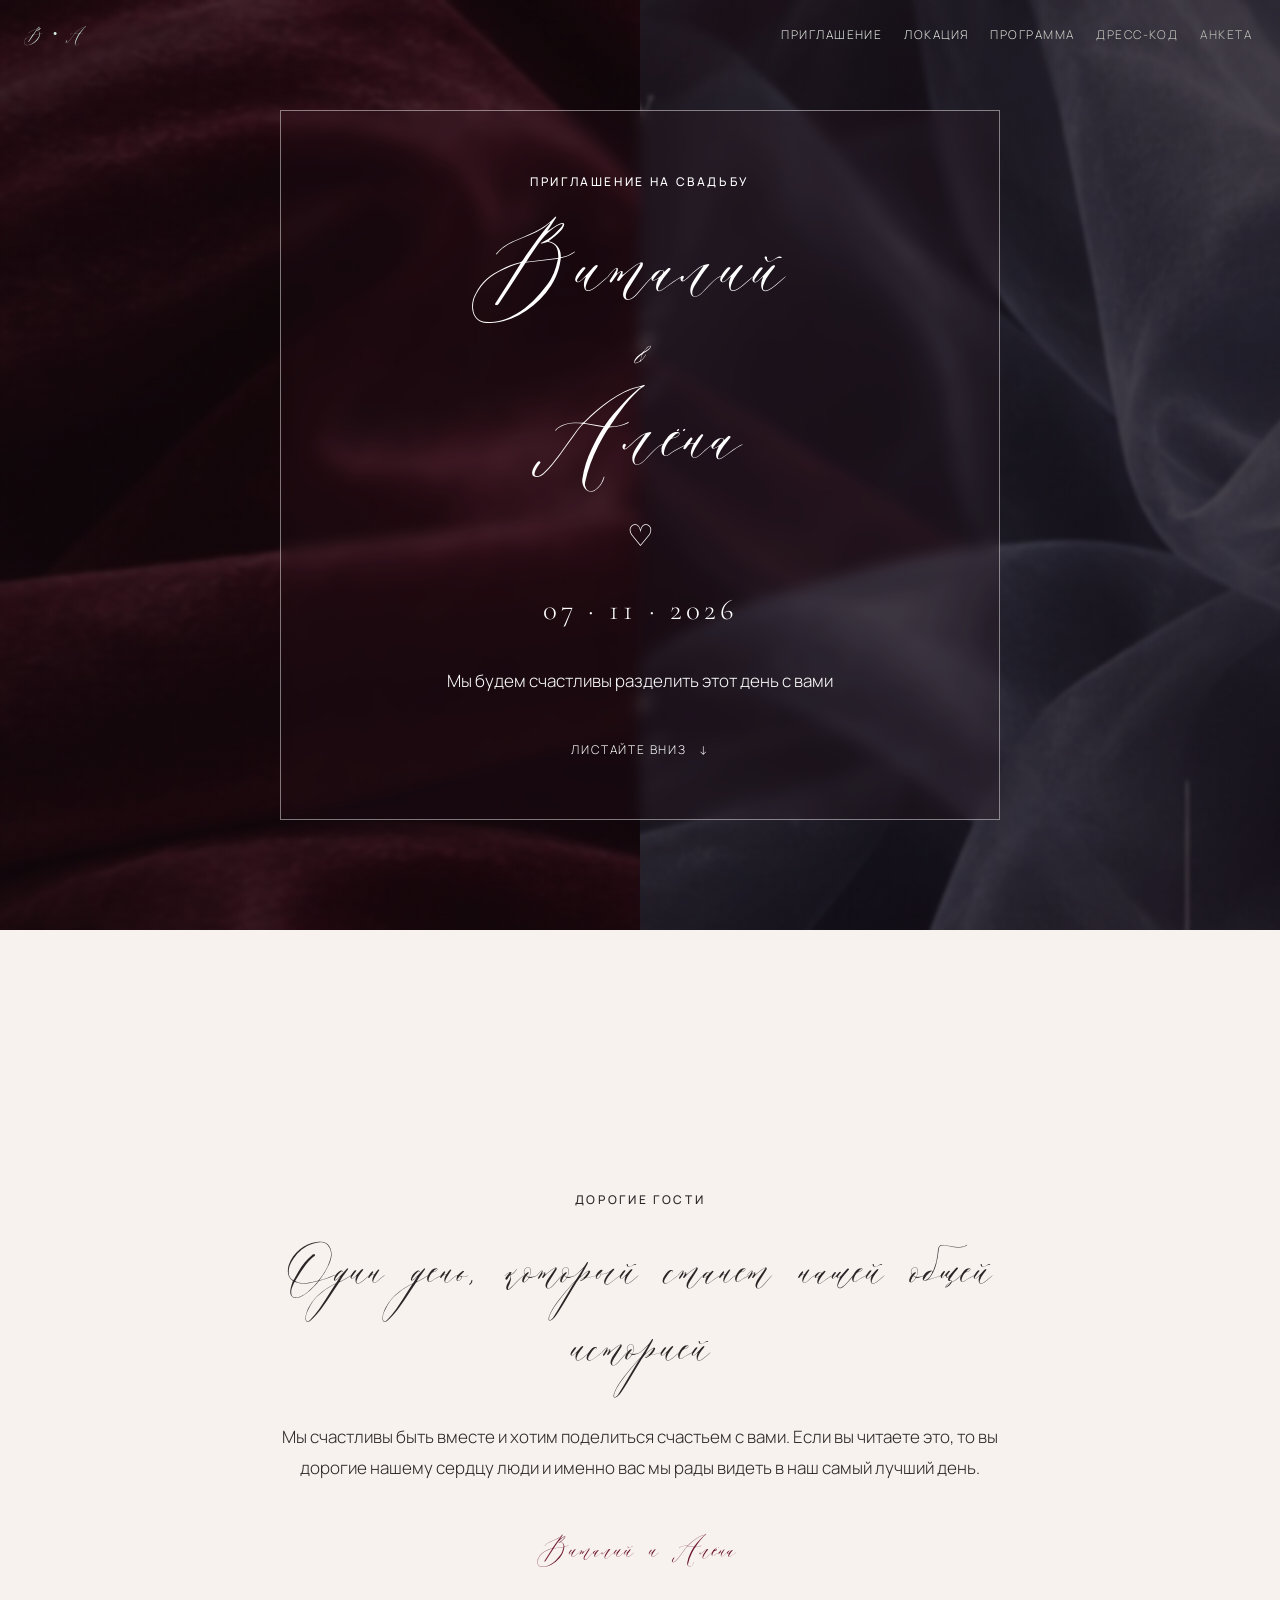
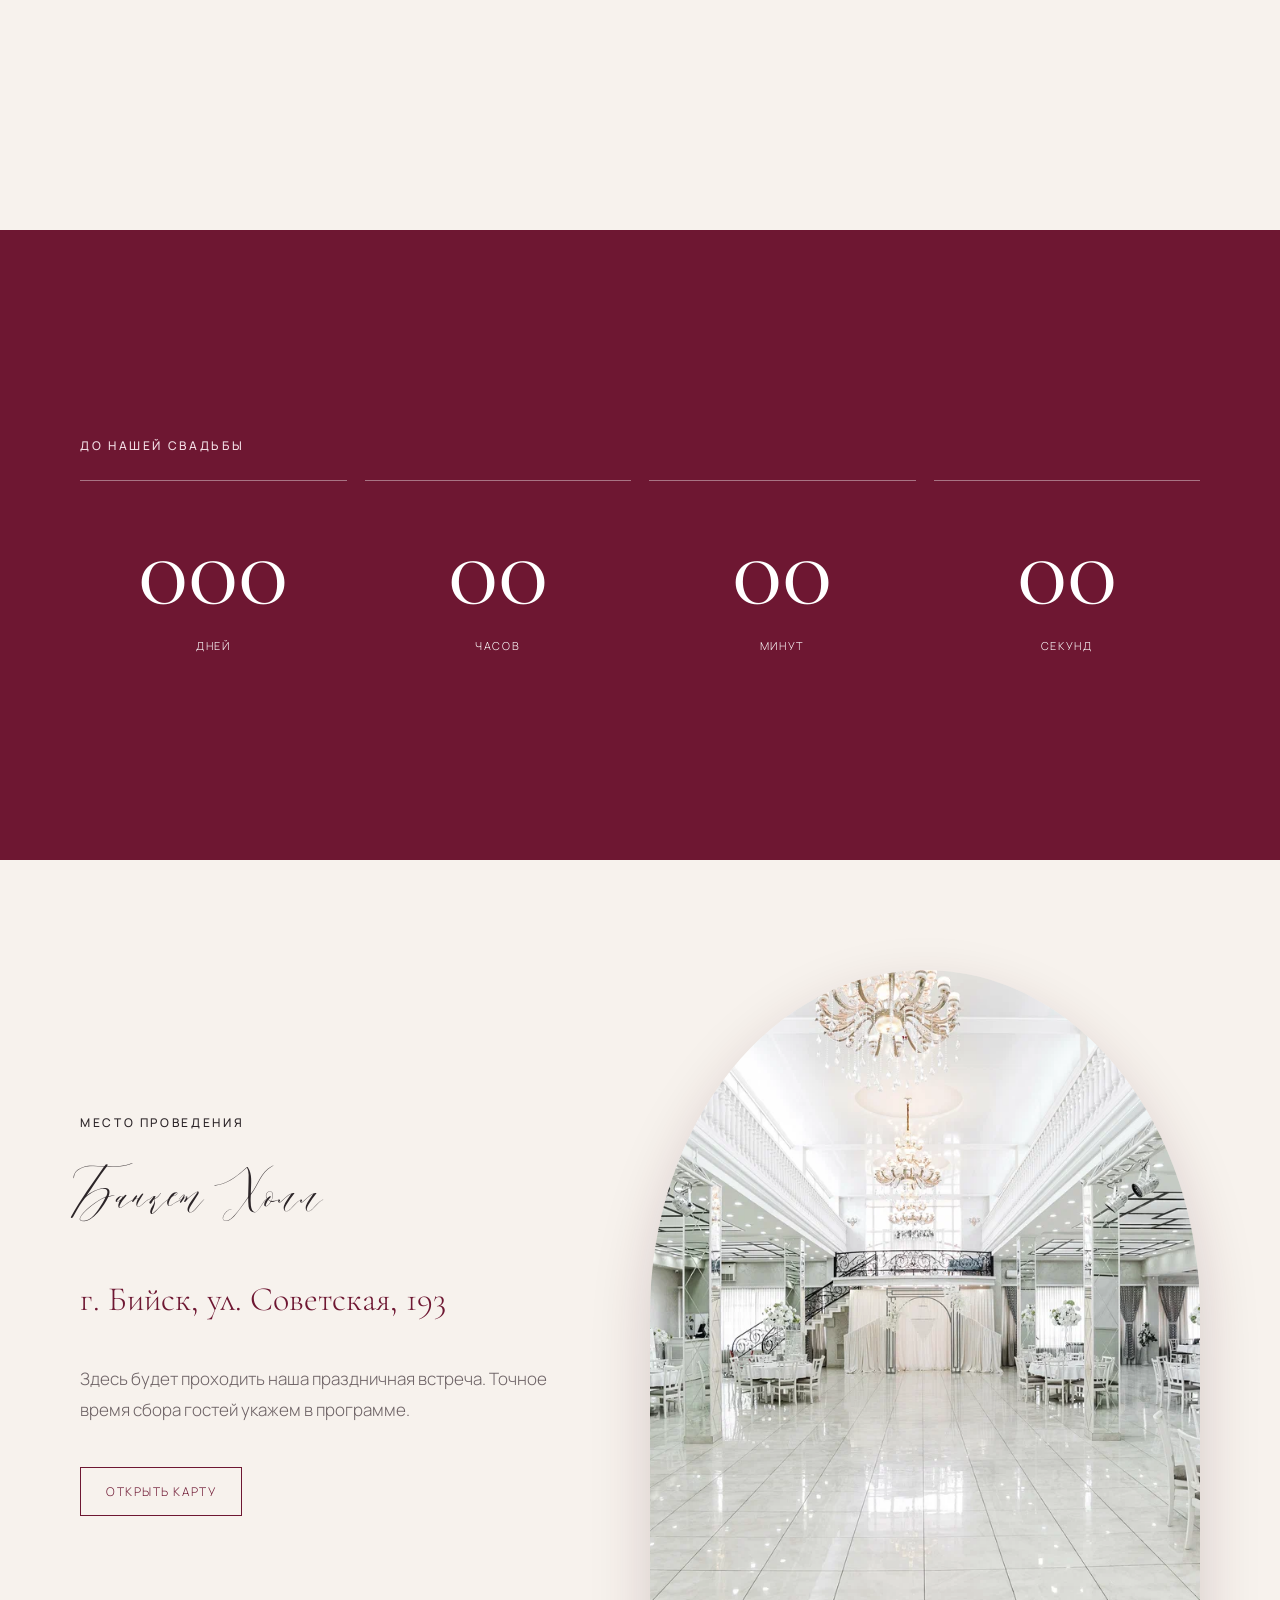
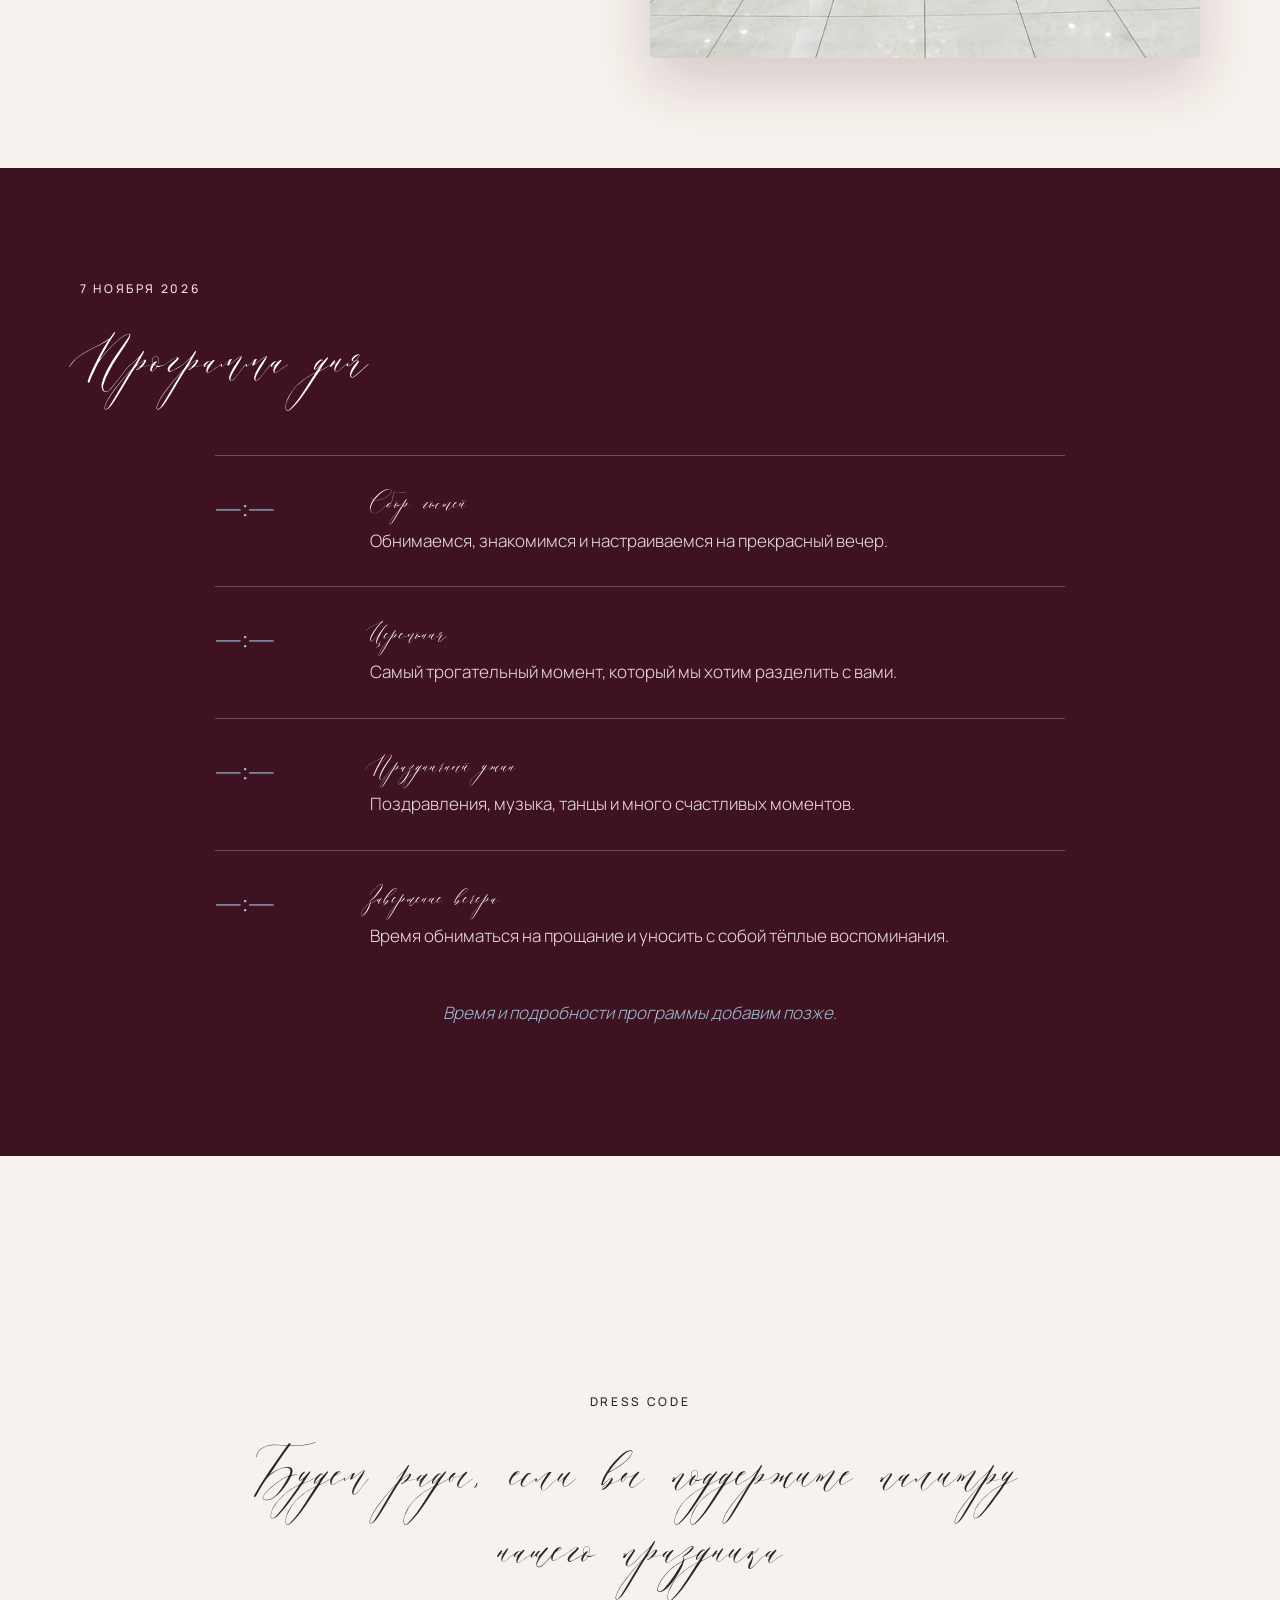
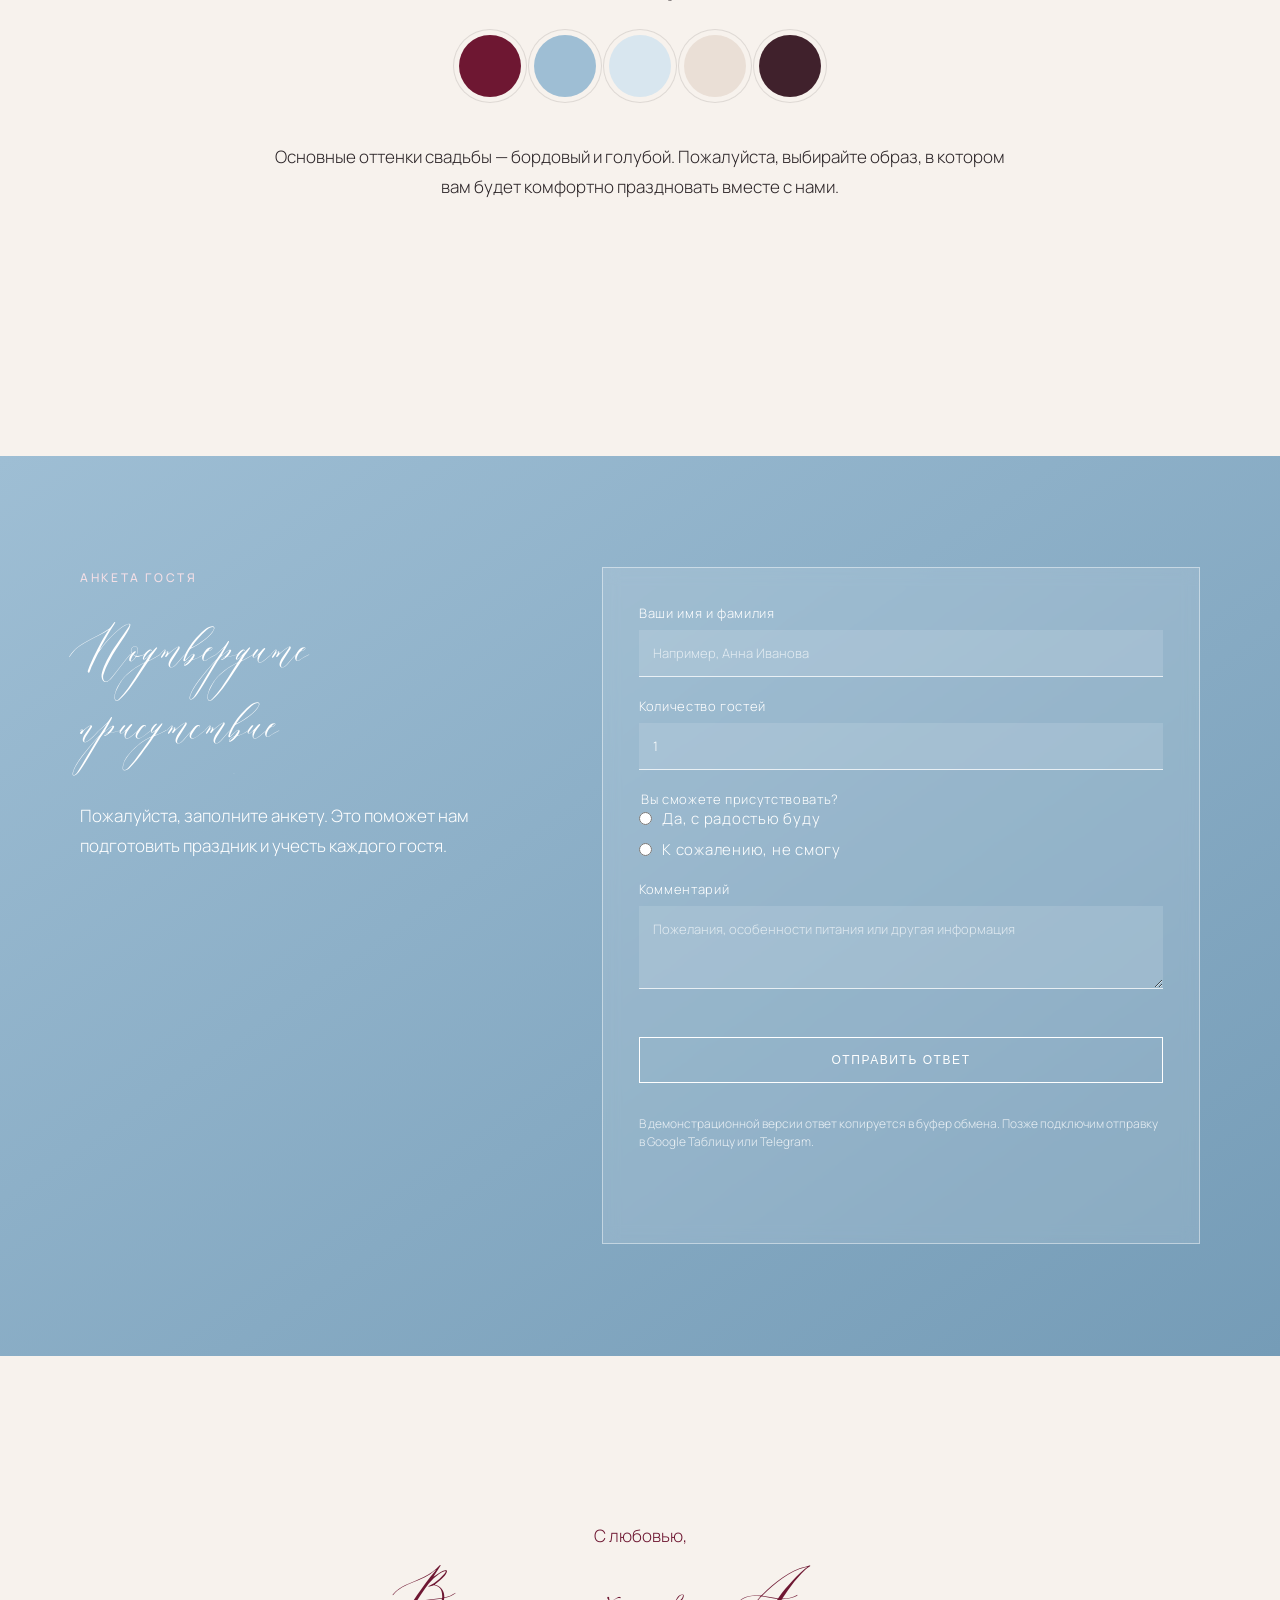
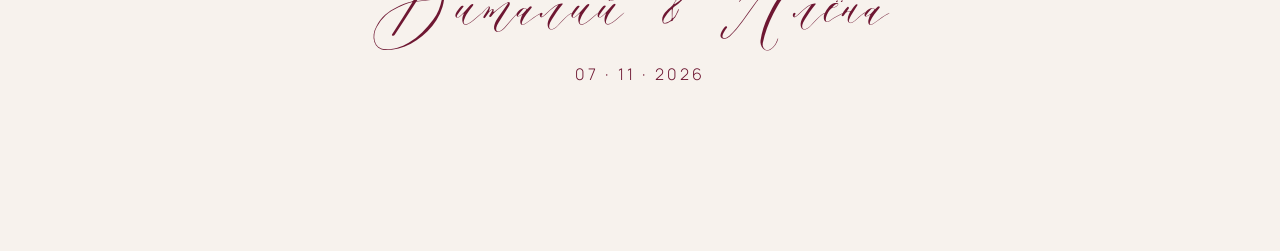
<file: index.html>
<!doctype html>
<html lang="ru">
<head>
  <meta charset="utf-8" />
  <meta name="viewport" content="width=device-width, initial-scale=1" />
  <meta name="theme-color" content="#6e1732" />
  <title>Виталий & Алёна — 7 ноября 2026</title>
  <meta name="description" content="Приглашение на свадьбу Виталия и Алёны — 7 ноября 2026 года" />
  <link rel="preconnect" href="https://fonts.googleapis.com">
  <link rel="preconnect" href="https://fonts.gstatic.com" crossorigin>
  <link href="https://fonts.googleapis.com/css2?family=Cormorant+Garamond:ital,wght@0,400;0,500;0,600;1,400&family=Manrope:wght@300;400;500&display=swap" rel="stylesheet">
  <link rel="stylesheet" href="styles.css">
</head>
<body>
  <header class="topbar" aria-label="Навигация">
    <a class="monogram" href="#hero" aria-label="В начало">В · А</a>
    <button class="menu-button" type="button" aria-expanded="false" aria-controls="menu">Меню</button>
    <nav id="menu" class="menu">
      <a href="#welcome">Приглашение</a>
      <a href="#location">Локация</a>
      <a href="#schedule">Программа</a>
      <a href="#dresscode">Дресс-код</a>
      <a href="#rsvp">Анкета</a>
    </nav>
  </header>

  <main>
    <section id="hero" class="hero section">
      <div class="silk silk-blue"></div>
      <div class="silk silk-wine"></div>
      <div class="hero-card reveal">
        <p class="eyebrow">Приглашение на свадьбу</p>
        <h1><span>Виталий</span><i>&</i><span>Алёна</span></h1>
        <div class="heart" aria-hidden="true">♡</div>
        <p class="date">07 · 11 · 2026</p>
        <p class="hero-copy">Мы будем счастливы разделить этот день с вами</p>
        <a class="scroll-hint" href="#welcome">Листайте вниз <span>↓</span></a>
      </div>
    </section>

    <section id="welcome" class="section paper-section">
      <div class="content narrow reveal">
        <p class="eyebrow">Дорогие гости</p>
        <h2>Один день, который станет нашей общей историей</h2>
        <p>Мы счастливы быть вместе и хотим поделиться счастьем с вами. Если вы читаете это, то вы дорогие нашему сердцу люди и именно вас мы рады видеть в наш самый лучший день.</p>
        <div class="signature">Виталий и Алёна</div>
      </div>
    </section>

    <section class="section countdown-section">
      <div class="content reveal">
        <p class="eyebrow light">До нашей свадьбы</p>
        <div class="countdown" aria-live="polite">
          <div><strong id="days">000</strong><span>дней</span></div>
          <div><strong id="hours">00</strong><span>часов</span></div>
          <div><strong id="minutes">00</strong><span>минут</span></div>
          <div><strong id="seconds">00</strong><span>секунд</span></div>
        </div>
      </div>
    </section>

    <section id="location" class="section location-section">
      <div class="content split reveal">
        <div>
          <p class="eyebrow">Место проведения</p>
          <h2>Банкет Холл</h2>
          <p class="address">г. Бийск, ул. Советская, 193</p>
          <p class="muted">Здесь будет проходить наша праздничная встреча. Точное время сбора гостей укажем в программе.</p>
          <a class="button" href="https://yandex.ru/maps/?text=%D0%B3.%20%D0%91%D0%B8%D0%B9%D1%81%D0%BA%2C%20%D1%83%D0%BB.%20%D0%A1%D0%BE%D0%B2%D0%B5%D1%82%D1%81%D0%BA%D0%B0%D1%8F%2C%20193" target="_blank" rel="noopener">Открыть карту</a>
        </div>
        <figure class="venue-photo">
          <img src="venue.webp" alt="Банкет Холл, г. Бийск" />
        </figure>
      </div>
    </section>

    <section id="schedule" class="section schedule-section">
      <div class="content reveal">
        <p class="eyebrow light">7 ноября 2026</p>
        <h2>Программа дня</h2>
        <div class="timeline">
          <article><time>—:—</time><div><h3>Сбор гостей</h3><p>Обнимаемся, знакомимся и настраиваемся на прекрасный вечер.</p></div></article>
          <article><time>—:—</time><div><h3>Церемония</h3><p>Самый трогательный момент, который мы хотим разделить с вами.</p></div></article>
          <article><time>—:—</time><div><h3>Праздничный ужин</h3><p>Поздравления, музыка, танцы и много счастливых моментов.</p></div></article>
          <article><time>—:—</time><div><h3>Завершение вечера</h3><p>Время обниматься на прощание и уносить с собой тёплые воспоминания.</p></div></article>
        </div>
        <p class="note">Время и подробности программы добавим позже.</p>
      </div>
    </section>

    <section id="dresscode" class="section paper-section dresscode-section">
      <div class="content narrow reveal">
        <p class="eyebrow">Dress code</p>
        <h2>Будем рады, если вы поддержите палитру нашего праздника</h2>
        <div class="palette" aria-label="Цветовая палитра">
          <span style="--swatch:#6e1732" title="Бордовый"></span>
          <span style="--swatch:#9ebed4" title="Голубой"></span>
          <span style="--swatch:#d8e6ef" title="Светло-голубой"></span>
          <span style="--swatch:#eadfd6" title="Молочный"></span>
          <span style="--swatch:#40212c" title="Тёмно-бордовый"></span>
        </div>
        <p>Основные оттенки свадьбы — бордовый и голубой. Пожалуйста, выбирайте образ, в котором вам будет комфортно праздновать вместе с нами.</p>
      </div>
    </section>

    <section id="rsvp" class="section rsvp-section">
      <div class="content form-wrap reveal">
        <div>
          <p class="eyebrow light">Анкета гостя</p>
          <h2>Подтвердите присутствие</h2>
          <p>Пожалуйста, заполните анкету. Это поможет нам подготовить праздник и учесть каждого гостя.</p>
        </div>
        <form id="rsvp-form">
          <label>Ваши имя и фамилия<input name="name" required placeholder="Например, Анна Иванова" /></label>
          <label>Количество гостей<input name="guests" type="number" min="1" max="10" value="1" required /></label>
          <fieldset>
            <legend>Вы сможете присутствовать?</legend>
            <label class="radio"><input type="radio" name="attendance" value="Да, буду" required /> Да, с радостью буду</label>
            <label class="radio"><input type="radio" name="attendance" value="К сожалению, не смогу" required /> К сожалению, не смогу</label>
          </fieldset>
          <label>Комментарий<textarea name="comment" rows="3" placeholder="Пожелания, особенности питания или другая информация"></textarea></label>
          <button class="button pale" type="submit">Отправить ответ</button>
          <p class="form-note">В демонстрационной версии ответ копируется в буфер обмена. Позже подключим отправку в Google Таблицу или Telegram.</p>
          <div id="form-status" class="form-status" role="status"></div>
        </form>
      </div>
    </section>

    <footer>
      <p>С любовью,</p>
      <strong>Виталий & Алёна</strong>
      <span>07 · 11 · 2026</span>
    </footer>
  </main>
  <script src="script.js"></script>
</body>
</html>
</file>
<file: styles.css>
@font-face {
  font-family: "Caravan";
  src: url("Caravan.woff") format("woff");
  font-weight: 400;
  font-style: normal;
  font-display: swap;
}

h1, h2, h3, .signature, footer strong, .monogram {
  font-family: "Caravan" !important;
  font-weight: 400 !important;
  font-style: normal !important;
  letter-spacing: normal !important;
}

:root{--wine:#6e1732;--wine-dark:#3f1221;--blue:#9ebed4;--blue-light:#dbe9f1;--paper:#f7f2ed;--ink:#2c2528;--white:#fff;--max:1120px}
*{box-sizing:border-box}html{scroll-behavior:smooth}body{margin:0;background:var(--paper);color:var(--ink);font-family:Manrope,Arial,sans-serif;font-weight:300}a{color:inherit}.section{min-height:100vh;position:relative;display:grid;place-items:center;padding:110px 24px;overflow:hidden}.content{width:min(var(--max),100%);margin:auto}.narrow{width:min(760px,100%);text-align:center}.eyebrow{text-transform:uppercase;letter-spacing:.22em;font-size:12px;font-weight:500;margin:0 0 24px}.eyebrow.light{color:#f3dfe6}h1,h2,h3,.signature,footer strong{font-family:"Cormorant Garamond",Georgia,serif}h2{font-size:clamp(42px,7vw,78px);line-height:.98;font-weight:500;margin:0 0 35px}p{font-size:17px;line-height:1.8}.topbar{position:fixed;inset:0 0 auto;z-index:20;display:flex;align-items:center;justify-content:space-between;padding:20px 28px;color:#fff;mix-blend-mode:difference}.monogram{text-decoration:none;font-family:"Cormorant Garamond",serif;font-size:25px}.menu{display:flex;gap:22px}.menu a{text-decoration:none;font-size:12px;text-transform:uppercase;letter-spacing:.12em}.menu-button{display:none;background:none;border:0;color:inherit;text-transform:uppercase;letter-spacing:.12em}.hero{background-image:linear-gradient(rgba(21,10,16,.42),rgba(21,10,16,.42)),url("hero-fabrics-clean.jpg");background-size:cover;background-position:center;isolation:isolate}.hero:after{content:"";position:absolute;inset:0;background:radial-gradient(circle at center,transparent 0 25%,rgba(32,13,21,.15));z-index:-1}.silk{display:none}.silk-blue{left:-35vw;top:-20vh;background:linear-gradient(135deg,#e6f0f6,#7ea7c2);transform:rotate(22deg)}.silk-wine{right:-35vw;bottom:-20vh;background:linear-gradient(145deg,#9a3556,#3d0c1d);transform:rotate(-18deg)}.hero-card{z-index:2;text-align:center;color:white;padding:60px 35px;border:1px solid rgba(255,255,255,.45);background:rgba(54,24,36,.18);backdrop-filter:blur(7px);width:min(720px,100%)}h1{font-size:clamp(60px,12vw,138px);line-height:.68;font-weight:400;margin:30px 0}h1 span{display:block}h1 i{display:block;font-size:.48em;font-weight:400;margin:.22em}.heart{font-size:30px}.date{font-family:"Cormorant Garamond",serif;font-size:29px;letter-spacing:.14em}.hero-copy{max-width:420px;margin:20px auto}.scroll-hint{display:inline-flex;gap:12px;margin-top:25px;text-decoration:none;font-size:12px;text-transform:uppercase;letter-spacing:.15em}.paper-section{background:var(--paper)}.signature{font-size:42px;color:var(--wine);margin-top:45px;font-style:italic}.countdown-section{min-height:70vh;color:#fff;background:var(--wine)}.countdown{display:grid;grid-template-columns:repeat(4,1fr);gap:18px}.countdown div{text-align:center;border-top:1px solid rgba(255,255,255,.4);padding-top:25px}.countdown strong{display:block;font-family:"Cormorant Garamond",serif;font-size:clamp(54px,9vw,105px);font-weight:400}.countdown span{text-transform:uppercase;letter-spacing:.15em;font-size:11px}.split{display:grid;grid-template-columns:1fr 1.1fr;gap:70px;align-items:center}.address{font-family:"Cormorant Garamond",serif;font-size:34px;color:var(--wine)}.muted{color:#6d6265}.venue-photo{margin:0;overflow:hidden;border-radius:50% 50% 4px 4px;box-shadow:0 24px 60px rgba(63,18,33,.18)}.venue-photo img{display:block;width:100%;aspect-ratio:4/5;object-fit:cover;object-position:center}.button{display:inline-block;margin-top:24px;padding:15px 25px;border:1px solid var(--wine);text-decoration:none;text-transform:uppercase;letter-spacing:.13em;font-size:12px;background:transparent;color:var(--wine);cursor:pointer}.schedule-section{color:#fff;background:var(--wine-dark)}.schedule-section h2{color:#fff}.timeline{max-width:850px;margin:55px auto 0}.timeline article{display:grid;grid-template-columns:120px 1fr;gap:35px;padding:30px 0;border-top:1px solid rgba(255,255,255,.25)}.timeline time{font-family:"Cormorant Garamond",serif;font-size:32px;color:var(--blue)}.timeline h3{font-size:34px;margin:0 0 5px}.timeline p{margin:0;color:#eadfe2}.note{text-align:center;font-style:italic;color:var(--blue)}.palette{display:flex;justify-content:center;gap:13px;margin:45px 0}.palette span{width:62px;height:62px;border-radius:50%;background:var(--swatch);box-shadow:0 0 0 5px var(--paper),0 0 0 6px rgba(45,34,38,.12)}.rsvp-section{color:#fff;background:linear-gradient(145deg,var(--blue),#759cb7)}.form-wrap{display:grid;grid-template-columns:.85fr 1.15fr;gap:80px;align-items:start}.rsvp-section h2{color:#fff}.rsvp-section form{display:grid;gap:20px;padding:36px;background:rgba(255,255,255,.13);border:1px solid rgba(255,255,255,.45);backdrop-filter:blur(8px)}label,legend{font-size:13px;letter-spacing:.05em}input,textarea{width:100%;margin-top:8px;padding:14px;border:0;border-bottom:1px solid rgba(255,255,255,.75);background:rgba(255,255,255,.12);color:#fff;font:inherit;outline:none}input::placeholder,textarea::placeholder{color:rgba(255,255,255,.68)}fieldset{border:0;padding:0;margin:0;display:grid;gap:10px}.radio{display:flex;align-items:center;gap:10px;font-size:15px}.radio input{width:auto;margin:0}.button.pale{border-color:#fff;color:#fff}.form-note{font-size:12px;line-height:1.5;opacity:.8}.form-status{min-height:24px;font-weight:500}footer{min-height:55vh;display:grid;place-content:center;text-align:center;background:var(--paper);color:var(--wine)}footer p{margin:0}footer strong{font-size:clamp(55px,10vw,110px);font-weight:400}footer span{letter-spacing:.2em}.reveal{opacity:0;transform:translateY(35px);transition:opacity .9s ease,transform .9s ease}.reveal.visible{opacity:1;transform:none}
@media(max-width:760px){.section{padding:90px 20px;min-height:auto}.hero{min-height:100svh}.topbar{padding:16px 18px}.menu-button{display:block}.menu{position:absolute;right:16px;top:58px;display:none;flex-direction:column;padding:18px;background:rgba(34,18,24,.92)}.menu.open{display:flex}.hero-card{padding:45px 18px}.countdown{grid-template-columns:repeat(2,1fr)}.split,.form-wrap{grid-template-columns:1fr;gap:45px}.venue-photo img{aspect-ratio:1/1.15}.timeline article{grid-template-columns:80px 1fr;gap:15px}.timeline h3{font-size:28px}.palette{gap:8px;flex-wrap:wrap}.palette span{width:48px;height:48px}.rsvp-section form{padding:24px}}
@media(prefers-reduced-motion:reduce){html{scroll-behavior:auto}.reveal{opacity:1;transform:none;transition:none}}
</file>
